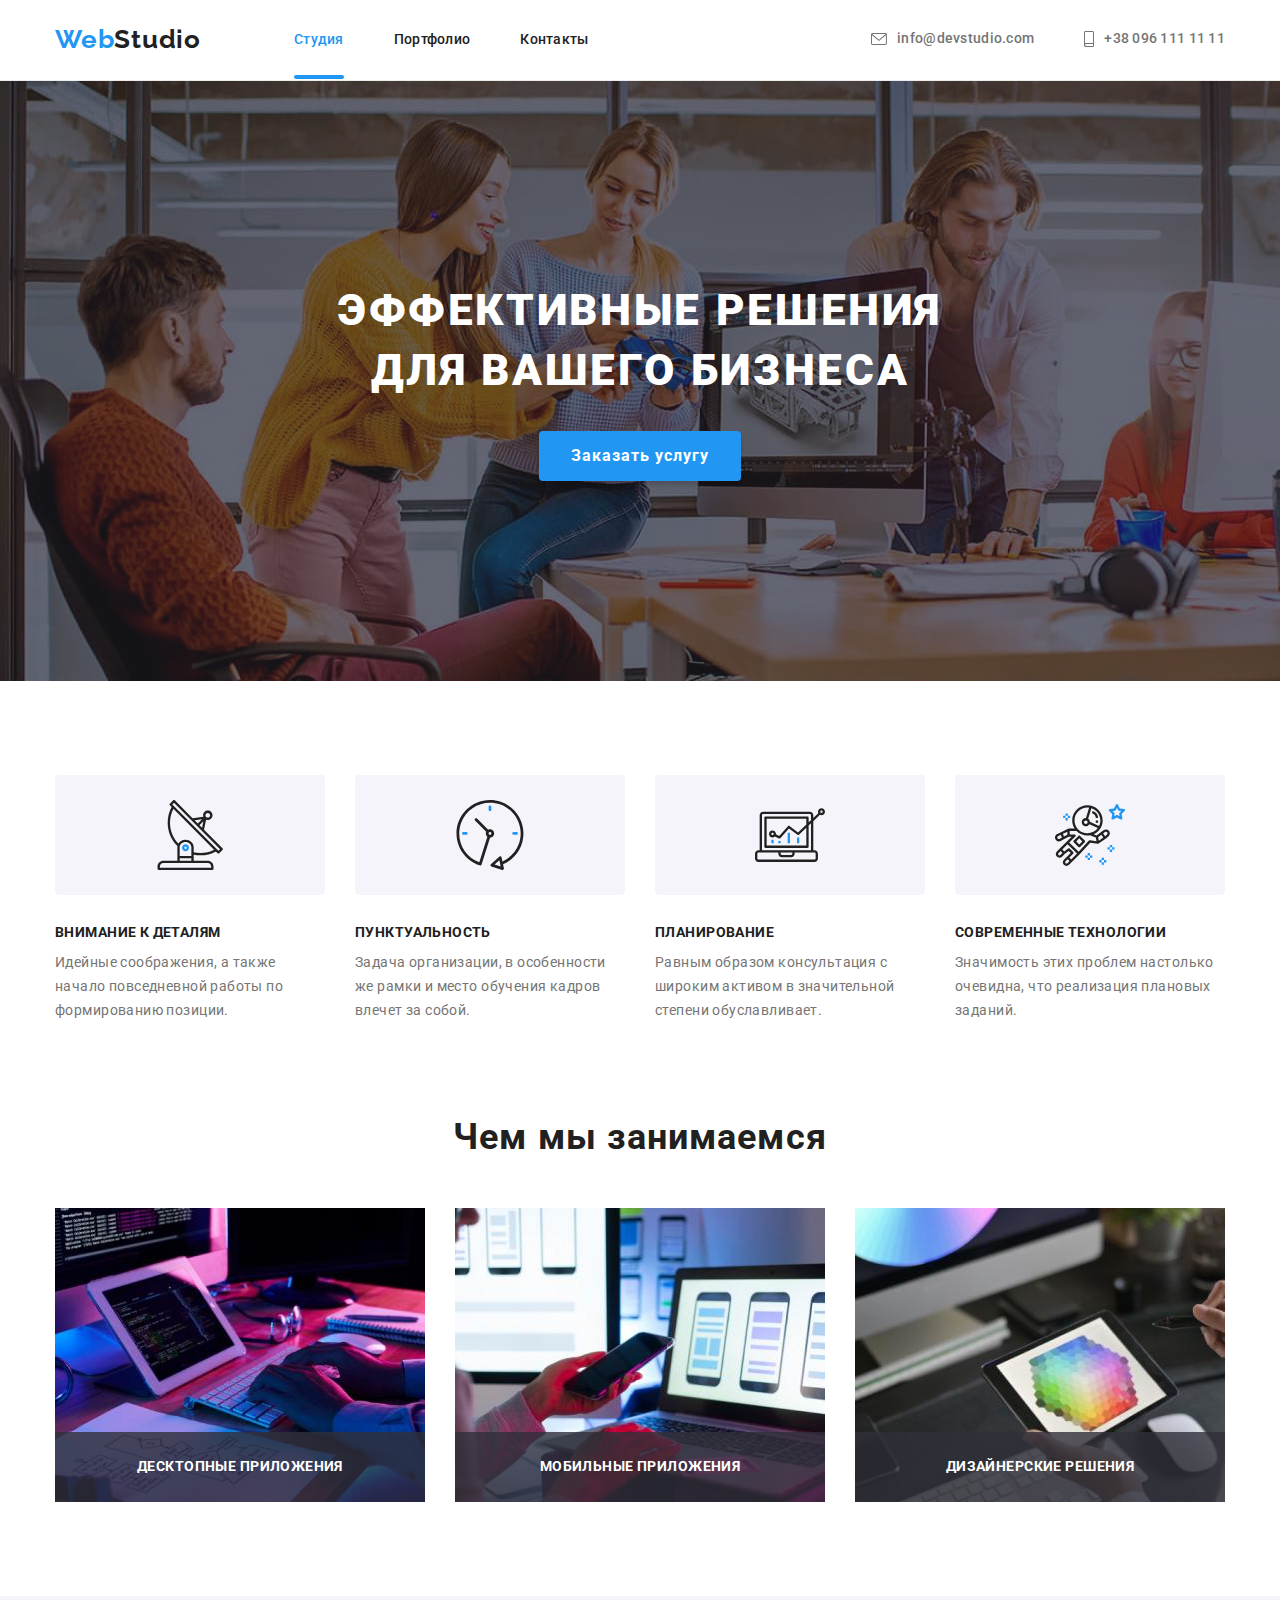
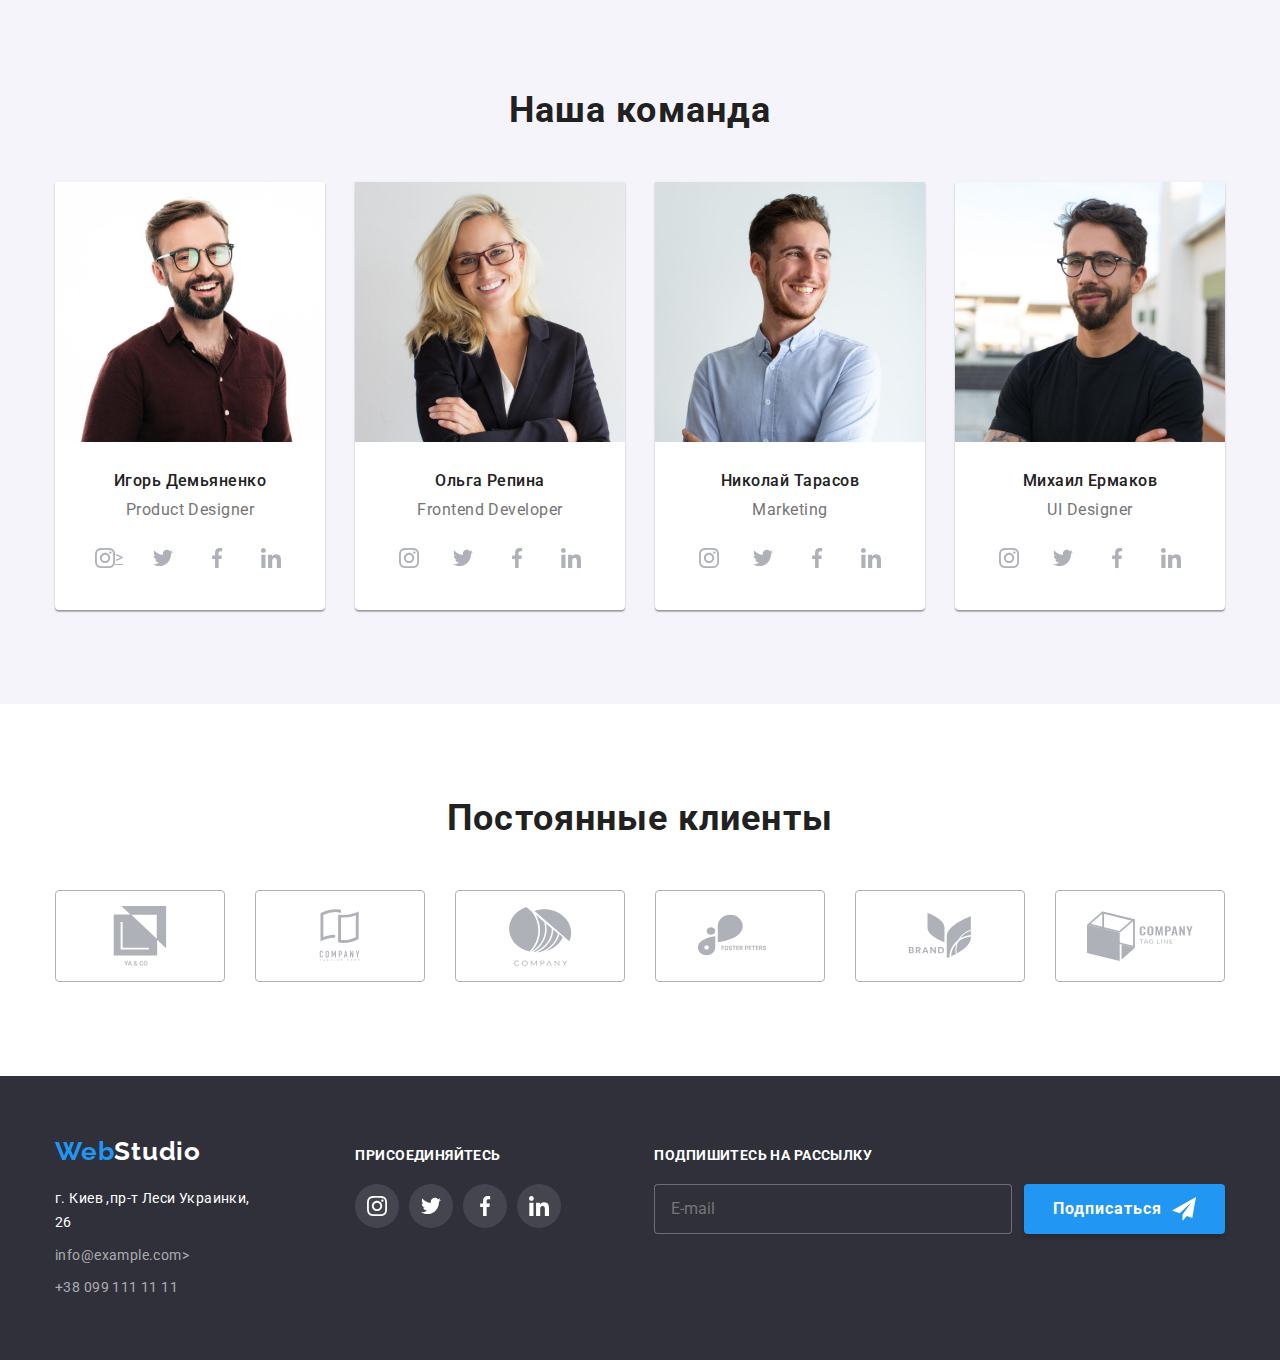
<file: index.html>
<!DOCTYPE html>
<html lang="ru">
  <head>
    <meta charset="UTF-8" />
    <meta http-equiv="X-UA-Compatible" content="IE=edge" />
    <meta name="viewport" content="width=device-width, initial-scale=1.0" />
    <title>WebStudio</title>
    <link rel="preconnect" href="https://fonts.googleapis.com" />
    <link rel="preconnect" href="https://fonts.gstatic.com" crossorigin />
    <link
      href="https://fonts.googleapis.com/css2?family=Raleway:wght@700&family=Roboto:wght@400;500;700;900&display=swap"
      rel="stylesheet"
    />
    <link
      rel="stylesheet"
      href="https://cdnjs.cloudflare.com/ajax/libs/modern-normalize/1.1.0/modern-normalize.css"
      integrity="sha512-Y0MM+V6ymRKN2zStTqzQ227DWhhp4Mzdo6gnlRnuaNCbc+YN/ZH0sBCLTM4M0oSy9c9VKiCvd4Jk44aCLrNS5Q=="
      crossorigin="anonymous"
      referrerpolicy="no-referrer"
    />
    <link rel="stylesheet" href="./css/styles.css" />
  </head>
  <body class="page">
    <!--[Хедер]-->
    <header class="main-header">
      <div class="container container-header">
        <!--Главная навигация-->
        <nav class="main-nav">
          <a href="./index.html" class="logo"
            >Web<span class="logo-web">Studio</span>
          </a>
          <ul class="nav-list list">
            <li class="nav-list-item">
              <a href="./index.html" class="nav-link current">Студия</a>
            </li>
            <li class="nav-list-item">
              <a href="./portfolio.html" class="nav-link">Портфолио</a>
            </li>
            <li class="nav-list-item">
              <a href="" class="nav-link">Контакты</a>
            </li>
          </ul>
        </nav>
        <ul class="contacts heder list contacts-list">
          <li class="contacts-item">
            <a
              href="mailto:info@devstudio.com"
              class="contacts-link contacts-link-icon"
            >
              <svg class="contact-icon" width="16px" height="12px">
                <use href="./images/sprite.svg#icon-envelope-mail"></use>
              </svg>
              info@devstudio.com
            </a>
          </li>
          <li class="contacts-item">
            <a href="tel:+380961111111" class="contacts-link contacts-link-icon"
              ><svg class="contact-icon" width="10px" height="16px">
                <use href="./images/sprite.svg#icon-smartphone"></use>
              </svg>
              +38 096 111 11 11</a
            >
          </li>
        </ul>
      </div>
    </header>
    <main>
      <section class="section hero section-hero">
        <div class="container">
          <h1 class="hero-title">
            Эффективные решения<br />для вашего бизнеса
          </h1>
          <button type="button" class="hero-button hero" data-modal-open>
            Заказать услугу
          </button>
        </div>
      </section>
      <!--Секция основного контента-->
      <section class="section section-features">
        <div class="container">
          <h2 class="section-title visually-hidden">Особенности</h2>
          <ul class="features-list feattures list">
            <li class="features-item">
              <div class="features-container">
                <svg class="features-icon">
                  <use href="./images/sprite.svg#icon-group-sput"></use>
                </svg>
              </div>
              <h3 class="features-title">Внимание к деталям</h3>
              <p class="features-text">
                Идейные соображения, а также начало повседневной работы по
                формированию позиции.
              </p>
            </li>
            <li class="features-item">
              <div class="features-container">
                <svg class="features-icon">
                  <use href="./images/sprite.svg#icon-clock"></use>
                </svg>
              </div>
              <h3 class="features-title">Пунктуальность</h3>
              <p class="features-text">
                Задача организации, в особенности же рамки и место обучения
                кадров влечет за собой.
              </p>
            </li>
            <li class="features-item">
              <div class="features-container">
                <svg class="features-icon">
                  <use href="./images/sprite.svg#icon-diagram-comp"></use>
                </svg>
              </div>
              <h3 class="features-title">Планирование</h3>
              <p class="features-text">
                Равным образом консультация с широким активом в значительной
                степени обуславливает.
              </p>
            </li>
            <li class="features-item">
              <div class="features-container">
                <svg class="features-icon">
                  <use href="./images/sprite.svg#icon-astronaut"></use>
                </svg>
              </div>
              <h3 class="features-title">Современные технологии</h3>
              <p class="features-text">
                Значимость этих проблем настолько очевидна, что реализация
                плановых заданий.
              </p>
            </li>
          </ul>
        </div>
      </section>
      <section class="section section-doing">
        <div class="container">
          <h2 class="section-title">Чем мы занимаемся</h2>
          <ul class="doing-list list">
            <li class="doing-item">
              <img
                src="./images/img-1.jpg"
                alt="Человек работает за компьютером"
                width="370"
                height="294"
              />
              <div class="doing-item-box">
                <p class="doing-pre-title">Десктопные приложения</p>
              </div>
            </li>
            <li class="doing-item">
              <img
                src="./images/img-2.jpg"
                alt="Человек работает с телефоном"
                width="370"
                height="294"
              />
              <div class="doing-item-box">
                <p class="doing-pre-title">Мобильные приложения</p>
              </div>
            </li>
            <li class="doing-item">
              <img
                src="./images/img-3.jpg"
                alt="Человек работпет с планшетом"
                width="370"
                height="294"
              />
              <div class="doing-item-box">
                <p class="doing-pre-title">Дизайнерские решения</p>
              </div>
            </li>
          </ul>
        </div>
      </section>
      <!-- Секция Персонала-->
      <section class="section team section-team">
        <div class="container">
          <h2 class="section-title">Наша команда</h2>
          <ul class="team-list list">
            <li class="team-item">
              <img
                class="team-img"
                src="./images/img-igr.jpg"
                alt="Фото Игоря"
                width="270"
                height="260"
              />
              <div class="description">
                <h3 class="title">Игорь Демьяненко</h3>
                <p class="text">Product Designer</p>
                <ul class="list team-icon-list">
                  <li class="team-item-icon">
                    <a href="" class="team-link-icon"
                      ><svg class="team-icon">
                        <use href="./images/sprite.svg#icon-instagram"></use>
                      </svg>
                      ></a
                    >
                  </li>
                  <li class="team-item-icon">
                    <a href="" class="team-link-icon"
                      ><svg class="team-icon">
                        <use href="./images/sprite.svg#icon-twitter"></use>
                      </svg>
                    </a>
                  </li>
                  <li class="team-item-icon">
                    <a href="" class="team-link-icon"
                      ><svg class="team-icon">
                        <use href="./images/sprite.svg#icon-facebook"></use>
                      </svg>
                    </a>
                  </li>
                  <li class="team-item-icon">
                    <a href="" class="team-link-icon"
                      ><svg class="team-icon">
                        <use href="./images/sprite.svg#icon-linkedin"></use>
                      </svg>
                    </a>
                  </li>
                </ul>
              </div>
            </li>
            <li class="team-item">
              <img
                class="team-img"
                src="./images/img-olg.jpg"
                alt="Фото Ольги"
                width="270"
                height="260"
              />
              <div class="description">
                <h3 class="title">Ольга Репина</h3>
                <p class="text">Frontend Developer</p>
                <ul class="list team-icon-list">
                  <li class="team-item-icon">
                    <a href="" class="team-link-icon"
                      ><svg class="team-icon">
                        <use href="./images/sprite.svg#icon-instagram"></use>
                      </svg>
                    </a>
                  </li>
                  <li class="team-item-icon">
                    <a href="" class="team-link-icon"
                      ><svg class="team-icon">
                        <use href="./images/sprite.svg#icon-twitter"></use>
                      </svg>
                    </a>
                  </li>
                  <li class="team-item-icon">
                    <a href="" class="team-link-icon"
                      ><svg class="team-icon">
                        <use href="./images/sprite.svg#icon-facebook"></use>
                      </svg>
                    </a>
                  </li>
                  <li class="team-item-icon">
                    <a href="" class="team-link-icon"
                      ><svg class="team-icon">
                        <use href="./images/sprite.svg#icon-linkedin"></use>
                      </svg>
                    </a>
                  </li>
                </ul>
              </div>
            </li>
            <li class="team-item">
              <img
                class="team-img"
                src="./images/img-nic.jpg"
                alt="Фото Николая"
                width="270"
                height="260"
              />
              <div class="description">
                <h3 class="title">Николай Тарасов</h3>
                <p class="text">Marketing</p>
                <ul class="list team-icon-list">
                  <li class="team-item-icon">
                    <a href="" class="team-link-icon"
                      ><svg class="team-icon">
                        <use href="./images/sprite.svg#icon-instagram"></use>
                      </svg>
                    </a>
                  </li>
                  <li class="team-item-icon">
                    <a href="" class="team-link-icon"
                      ><svg class="team-icon">
                        <use href="./images/sprite.svg#icon-twitter"></use>
                      </svg>
                    </a>
                  </li>
                  <li class="team-item-icon">
                    <a href="" class="team-link-icon"
                      ><svg class="team-icon">
                        <use href="./images/sprite.svg#icon-facebook"></use>
                      </svg>
                    </a>
                  </li>
                  <li class="team-item-icon">
                    <a href="" class="team-link-icon"
                      ><svg class="team-icon">
                        <use href="./images/sprite.svg#icon-linkedin"></use>
                      </svg>
                    </a>
                  </li>
                </ul>
              </div>
            </li>
            <li class="team-item">
              <img
                class="team-img"
                src="./images/img-mih.jpg"
                alt="Фото Михаила"
                width="270"
                height="260"
              />
              <div class="description">
                <h3 class="title">Михаил Ермаков</h3>
                <p class="text">UI Designer</p>
                <ul class="list team-icon-list">
                  <li class="team-item-icon">
                    <a href="" class="team-link-icon"
                      ><svg class="team-icon">
                        <use href="./images/sprite.svg#icon-instagram"></use>
                      </svg>
                    </a>
                  </li>
                  <li class="team-item-icon">
                    <a href="" class="team-link-icon"
                      ><svg class="team-icon">
                        <use href="./images/sprite.svg#icon-twitter"></use>
                      </svg>
                    </a>
                  </li>
                  <li class="team-item-icon">
                    <a href="" class="team-link-icon"
                      ><svg class="team-icon">
                        <use href="./images/sprite.svg#icon-facebook"></use>
                      </svg>
                    </a>
                  </li>
                  <li class="team-item-icon">
                    <a href="" class="team-link-icon"
                      ><svg class="team-icon">
                        <use href="./images/sprite.svg#icon-linkedin"></use>
                      </svg>
                    </a>
                  </li>
                </ul>
              </div>
            </li>
          </ul>
        </div>
      </section>
      <section class="section section-clients">
        <div class="container">
          <h2 class="section-title">Постоянные клиенты</h2>
          <ul class="clients-list list">
            <li class="clients-item">
              <a href="" class="clients-item-link">
                <svg class="icon" width="106px" height="60px">
                  <use href="./images/sprite.svg#icon-clients-1"></use>
                </svg>
              </a>
            </li>
            <li class="clients-item">
              <a href="" class="clients-item-link">
                <svg width="106px" height="60px">
                  <use href="./images/sprite.svg#icon-clients-2"></use>
                </svg>
              </a>
            </li>
            <li class="clients-item">
              <a href="" class="clients-item-link">
                <svg width="106px" height="60px">
                  <use href="./images/sprite.svg#icon-clients-3"></use>
                </svg>
              </a>
            </li>
            <li class="clients-item">
              <a href="" class="clients-item-link">
                <svg width="106px" height="60px">
                  <use href="./images/sprite.svg#icon-clients-4"></use>
                </svg>
              </a>
            </li>
            <li class="clients-item">
              <a href="" class="clients-item-link">
                <svg width="106px" height="60px">
                  <use href="./images/sprite.svg#icon-clients-5"></use>
                </svg>
              </a>
            </li>
            <li class="clients-item">
              <a href="" class="clients-item-link">
                <svg width="106px" height="60px">
                  <use href="./images/sprite.svg#icon-clients-6"></use>
                </svg>
              </a>
            </li>
          </ul>
        </div>
      </section>
    </main>
    <!--Футер -->
    <footer class="footer">
      <div class="container">
        <div class="footer-container">
          <div class="footer-container-box">
            <a href="./index.html" class="logo logo-footer"
              >Web<span class="logo-web logo-web-footer">Studio</span>
            </a>
            <address>
              <ul class="contacts list">
                <li class="contact-item">
                  <a href="" class="contacts-link"
                    >г. Киев ,пр-т Леси Украинки, 26</a
                  >
                </li>
                <li class="contact-item">
                  <a
                    href="mailto:info@example.com"
                    class="contacts-link active"
                  >
                    info@example.com></a
                  >
                </li>
                <li class="contact-item">
                  <a href="tel:+380991111111" class="contacts-link active"
                    >+38 099 111 11 11</a
                  >
                </li>
              </ul>
            </address>
          </div>
          <div class="footer-container-box">
            <p class="conect">присоединяйтесь</p>
            <ul class="list social-network">
              <li class="social-network-item">
                <a href="" class="sosial-network-link"
                  ><svg width="20px" height="20px" class="social-network-icon">
                    <use href="./images/sprite.svg#icon-instagram"></use>
                  </svg>
                </a>
              </li>
              <li class="social-network-item">
                <a href="" class="sosial-network-link"
                  ><svg width="20px" height="20px" class="social-network-icon">
                    <use href="./images/sprite.svg#icon-twitter"></use>
                  </svg>
                </a>
              </li>
              <li class="social-network-item">
                <a href="" class="sosial-network-link"
                  ><svg width="20px" height="20px" class="social-network-icon">
                    <use href="./images/sprite.svg#icon-facebook"></use>
                  </svg>
                </a>
              </li>
              <li class="social-network-item">
                <a href="" class="sosial-network-link"
                  ><svg width="20px" height="20px" class="social-network-icon">
                    <use href="./images/sprite.svg#icon-linkedin"></use>
                  </svg>
                </a>
              </li>
            </ul>
          </div>
          <div class="container-singer">
            <b class="conect">Подпишитесь на рассылку</b>
            <form class="singer-form">
              <input
                type="email"
                name="mail"
                class="singer-item"
                placeholder="E-mail"
              />
              <button type="submit" class="singer-button">
                Подписаться
                <svg class="singer-icon" width="24px" height="24px">
                  <use href="./images/sprite.svg#icon-icon-send"></use>
                </svg>
              </button>
            </form>
          </div>
        </div>
      </div>
    </footer>
    <div class="backdrop is-hidden" data-modal>
      <div class="hero-modal">
        <button type="button" class="modal-buttton" data-modal-close>
          <svg width="20px" height="20px" class="social-network-icon">
            <use href="./images/sprite.svg#icon-close"></use>
          </svg>
        </button>
        <b class="modal-title">Оставьте свои данные, мы вам перезвоним</b>
        <form class="modal-form" autocomplete="off">
          <div class="modal-box">
            <label class="modal-form-text" for="name">Имя</label>
            <input class="modal-form-item" type="text" name="name" id="name" />
            <div class="modal-form-icon">
              <svg width="18px" height="18px">
                <use href="./images/sprite.svg#icon-person"></use>
              </svg>
            </div>
          </div>
          <div class="modal-box">
            <label class="modal-form-text" for="tel">Телефон</label>
            <input class="modal-form-item" type="tel" name="tel" id="tel" />
            <div class="modal-form-icon">
              <svg width="18px" height="18px">
                <use href="./images/sprite.svg#icon-phone-modal"></use>
              </svg>
            </div>
          </div>
          <div class="modal-box">
            <label class="modal-form-text" for="email">Почта</label>
            <input
              class="modal-form-item"
              type="email"
              name="email"
              id="email"
            />
            <div class="modal-form-icon">
              <svg width="18px" height="18px">
                <use href="./images/sprite.svg#icon-email-modal"></use>
              </svg>
            </div>
          </div>
          <label class="modal-form-text" for="coment"
            >Комментарий
            <textarea
              class="modal-form-coment"
              name="coment"
              id="coment"
              placeholder="Введите текст"
            ></textarea>
          </label>
          <label class="modal-checkbox-text checkbox-box">
            <input
              type="checkbox"
              name="confirm"
              value="confirm"
              class="modal-form-checkbox"
            />
            <span class="checkbox-icon"></span>
            Соглашаюсь с рассылкой и принимаю
            <a href="" class="form-checkbox-link"> Условия договора</a>
          </label>
          <button class="modal-form-btn" type="submit">Отправить</button>
        </form>
      </div>
    </div>
    <script src="./js/modal.js"></script>
  </body>
</html>
</file>
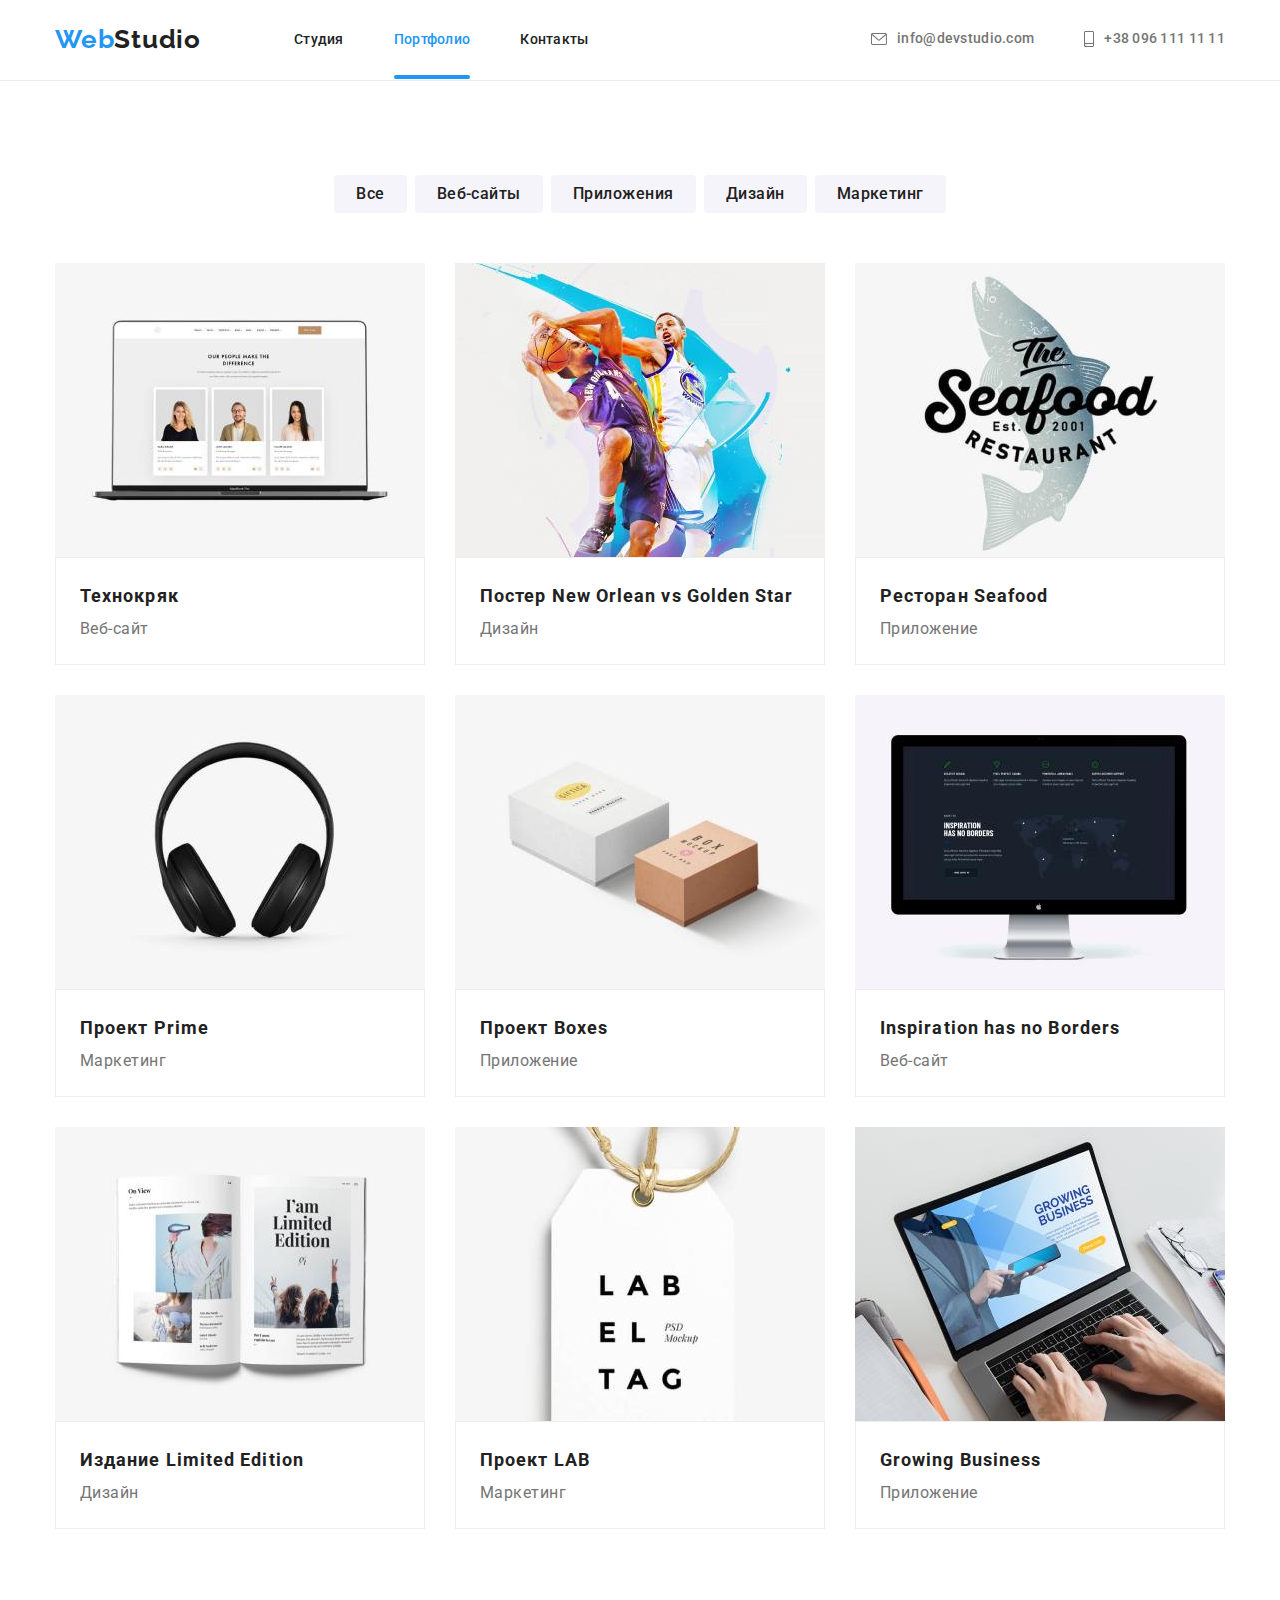
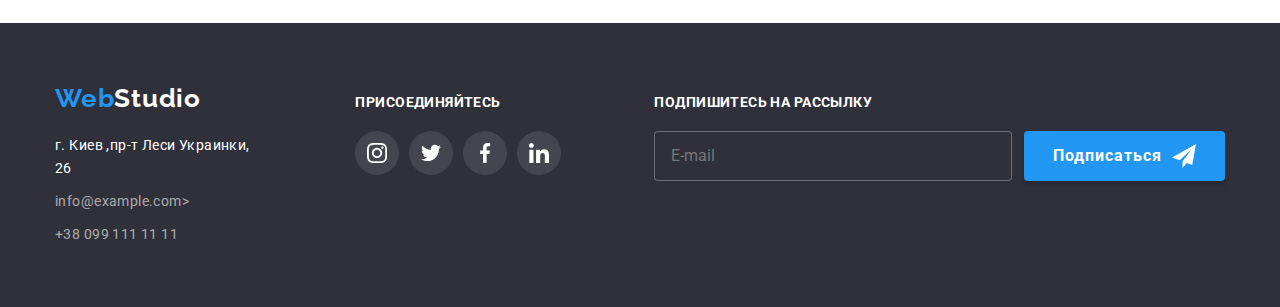
<file: portfolio.html>
<!DOCTYPE html>
<html lang="ru">
  <head>
    <meta charset="UTF-8" />
    <meta http-equiv="X-UA-Compatible" content="IE=edge" />
    <meta name="viewport" content="width=device-width, initial-scale=1.0" />
    <title>WebStudio</title>
    <link rel="preconnect" href="https://fonts.googleapis.com" />
    <link rel="preconnect" href="https://fonts.gstatic.com" crossorigin />
    <link
      href="https://fonts.googleapis.com/css2?family=Raleway:wght@700&family=Roboto:wght@400;500;700;900&display=swap"
      rel="stylesheet"
    />
    <link
      rel="stylesheet"
      href="https://cdnjs.cloudflare.com/ajax/libs/modern-normalize/1.1.0/modern-normalize.css"
      integrity="sha512-Y0MM+V6ymRKN2zStTqzQ227DWhhp4Mzdo6gnlRnuaNCbc+YN/ZH0sBCLTM4M0oSy9c9VKiCvd4Jk44aCLrNS5Q=="
      crossorigin="anonymous"
      referrerpolicy="no-referrer"
    />
    <link rel="stylesheet" href="./css/styles.css" />
  </head>
  <body>
    <!--[Хедер]-->
    <header class="main-header">
      <div class="container container-header">
        <!--Главная навигация-->
        <nav class="main-nav">
          <a href="./index.html" class="logo"
            >Web<span class="logo-web">Studio</span>
          </a>
          <ul class="nav-list list">
            <li class="nav-list-item">
              <a href="./index.html" class="nav-link">Студия</a>
            </li>
            <li class="nav-list-item">
              <a href="./portfolio.html" class="nav-link current">Портфолио</a>
            </li>
            <li class="nav-list-item">
              <a href="" class="nav-link">Контакты</a>
            </li>
          </ul>
        </nav>
        <ul class="contacts heder list contacts-list">
          <li class="contacts-item">
            <a
              href="mailto:info@devstudio.com"
              class="contacts-link contacts-link-icon"
            >
              <svg class="contact-icon" width="16px" height="12px">
                <use href="./images/sprite.svg#icon-envelope-mail"></use>
              </svg>
              info@devstudio.com
            </a>
          </li>
          <li class="contacts-item">
            <a href="tel:+380961111111" class="contacts-link contacts-link-icon"
              ><svg class="contact-icon" width="10px" height="16px">
                <use href="./images/sprite.svg#icon-smartphone"></use>
              </svg>
              +38 096 111 11 11</a
            >
          </li>
        </ul>
      </div>
    </header>
    <!--Основной контент страницы Портфолио-->
    <main>
      <section class="section portfolio section-portfolio">
        <div class="container">
          <h1 class="section-title visually-hidden">Страница Портфолио</h1>
          <ul class="nav-portfolio list">
            <li class="nav-portfolio-item">
              <button type="button" class="buttons">Все</button>
            </li>
            <li class="nav-portfolio-item">
              <button type="button" class="buttons">Веб-сайты</button>
            </li>
            <li class="nav-portfolio-item">
              <button type="button" class="buttons">Приложения</button>
            </li>
            <li class="nav-portfolio-item">
              <button type="button" class="buttons">Дизайн</button>
            </li>
            <li class="nav-portfolio-item">
              <button type="button" class="buttons">Маркетинг</button>
            </li>
          </ul>
          <ul class="portfolio-list list">
            <li class="portfolio-item"><div class="portfolio-item-box">
              <a href="" class="portfolio-item-link">
                <div class="portfolio-pre-box"><img
                  src="./images/img-tehno.jpg"
                  alt="Веб-сайт технокряк"
                  width="370"
                  height="294"
                />
              <p class="portfolio-box-text">Технокряк это современная площадка распространения коронавируса. Компании используют эту платформу для цифрового шпионажа и атак на защищённые сервера конкурентов.</p>
              </div>
                <div class="descript-portfolio">
                  <h2 class="title">Технокряк</h2>
                  <p class="text">Веб-сайт</p>
                </div></div>
              </a>
            </li>
            <li class="portfolio-item"><div class="portfolio-item-box">
              <a href="" class="portfolio-item-link">
                <div class="portfolio-pre-box"><img
                  src="./images/img-poster.jpg"
                  alt="Постер баскетбольного матча"
                  width="370"
                  height="294"
                /><p class="portfolio-box-text">Технокряк это современная площадка распространения коронавируса. Компании используют эту платформу для цифрового шпионажа и атак на защищённые сервера конкурентов.</p>
              </div>
                <div class="descript-portfolio">
                  <h2 class="title">Постер New Orlean vs Golden Star</h2>
                  <p class="text">Дизайн</p>
                </div></div>
              </a>
            </li>
            <li class="portfolio-item"><div class="portfolio-item-box">
              <a href="" class="portfolio-item-link">
                <div class="portfolio-pre-box"><img
                  src="./images/img-seafood.jpg"
                  alt="Лого ресторана"
                  width="370"
                  height="294"
                /><p class="portfolio-box-text">Технокряк это современная площадка распространения коронавируса. Компании используют эту платформу для цифрового шпионажа и атак на защищённые сервера конкурентов.</p>
              </div>
                <div class="descript-portfolio">
                  <h2 class="title">Ресторан Seafood</h2>
                  <p class="text">Приложение</p>
                </div></div>
              </a>
            </li>
            <li class="portfolio-item"><div class="portfolio-item-box">
              <a href="" class="portfolio-item-link">
                <div class="portfolio-pre-box"><img
                  src="./images/img-prime.jpg"
                  alt="Наушники"
                  width="370"
                  height="294"
                /><p class="portfolio-box-text">Технокряк это современная площадка распространения коронавируса. Компании используют эту платформу для цифрового шпионажа и атак на защищённые сервера конкурентов.</p>
              </div>
                <div class="descript-portfolio">
                  <h2 class="title">Проект Prime</h2>
                  <p class="text">Маркетинг</p>
                </div></div>
              </a>
            </li>
            <li class="portfolio-item"><div class="portfolio-item-box">
              <a href="" class="portfolio-item-link">
                <div class="portfolio-pre-box"><img
                  src="./images/img-boxes.jpg"
                  alt="Коробки"
                  width="370"
                  height="294"
                /><p class="portfolio-box-text">Технокряк это современная площадка распространения коронавируса. Компании используют эту платформу для цифрового шпионажа и атак на защищённые сервера конкурентов.</p>
              </div>
                <div class="descript-portfolio">
                  <h2 class="title">Проект Boxes</h2>
                  <p class="text">Приложение</p>
                </div></div>
              </a>
            </li>
            <li class="portfolio-item"><div class="portfolio-item-box">
              <a href="" class="portfolio-item-link">
                <div class="portfolio-pre-box"><img
                  src="./images/img-inspire.jpg"
                  alt="Веб-сайт Inspiration has no Borders"
                  width="370"
                  height="294"
                /><p class="portfolio-box-text">Технокряк это современная площадка распространения коронавируса. Компании используют эту платформу для цифрового шпионажа и атак на защищённые сервера конкурентов.</p>
              </div>
                <div class="descript-portfolio">
                  <h2 class="title">Inspiration has no Borders</h2>
                  <p class="text">Веб-сайт</p>
                </div></div>
              </a>
            </li>
            <li class="portfolio-item"><div class="portfolio-item-box">
              <a href="" class="portfolio-item-link">
                <div class="portfolio-pre-box"><img
                  src="./images/img-limited.jpg"
                  alt="Лимитированое издание"
                  width="370"
                  height="294"
                /><p class="portfolio-box-text">Технокряк это современная площадка распространения коронавируса. Компании используют эту платформу для цифрового шпионажа и атак на защищённые сервера конкурентов.</p>
              </div>
                <div class="descript-portfolio">
                  <h2 class="title">Издание Limited Edition</h2>
                  <p class="text">Дизайн</p>
                </div></div>
              </a>
            </li>
            <li class="portfolio-item"><div class="portfolio-item-box">
              <a href="" class="portfolio-item-link">
                <div class="portfolio-pre-box"><img
                  src="./images/img-lab.jpg"
                  alt="лого проекта LAB"
                  width="370"
                  height="294"
                /><p class="portfolio-box-text">Технокряк это современная площадка распространения коронавируса. Компании используют эту платформу для цифрового шпионажа и атак на защищённые сервера конкурентов.</p>
              </div>
                <div class="descript-portfolio">
                  <h2 class="title">Проект LAB</h2>
                  <p class="text">Маркетинг</p>
                </div></div>
              </a>
            </li>
            <li class="portfolio-item"><div class="portfolio-item-box">
              <a href="" class="portfolio-item-link">
                <div class="portfolio-pre-box"><img
                  src="./images/img-business.jpg"
                  alt="Приложение Growing Business"
                  width="370"
                  height="294"
                /><p class="portfolio-box-text">Технокряк это современная площадка распространения коронавируса. Компании используют эту платформу для цифрового шпионажа и атак на защищённые сервера конкурентов.</p>
              </div>
                <div class="descript-portfolio">
                  <h2 class="title">Growing Business</h2>
                  <p class="text">Приложение</p>
                </div></div>
              </a>
            </li>
          </ul>
        </div>
      </section>
    </main>
    <!--Футер -->
    <footer class="footer">
      <div class="container">
        <div class="footer-container">
          <div class="footer-container-box">
            <a href="./index.html" class="logo logo-footer"
              >Web<span class="logo-web logo-web-footer">Studio</span>
            </a>
            <address>
              <ul class="contacts list">
                <li class="contact-item">
                  <a href="" class="contacts-link"
                    >г. Киев ,пр-т Леси Украинки, 26</a
                  >
                </li>
                <li class="contact-item">
                  <a
                    href="mailto:info@example.com"
                    class="contacts-link active"
                  >
                    info@example.com></a
                  >
                </li>
                <li class="contact-item">
                  <a href="tel:+380991111111" class="contacts-link active"
                    >+38 099 111 11 11</a
                  >
                </li>
              </ul>
            </address>
          </div>
          <div class="footer-container-box">
            <p class="conect">присоединяйтесь</p>
            <ul class="list social-network">
              <li class="social-network-item">
                <a href="" class="sosial-network-link"
                  ><svg width="20px" height="20px" class="social-network-icon">
                    <use href="./images/sprite.svg#icon-instagram"></use></svg>
                </a>
              </li>
              <li class="social-network-item">
                <a href="" class="sosial-network-link"
                  ><svg width="20px" height="20px" class="social-network-icon">
                    <use href="./images/sprite.svg#icon-twitter"></use></svg>
                </a>
              </li>
              <li class="social-network-item">
                <a href="" class="sosial-network-link"
                  ><svg width="20px" height="20px" class="social-network-icon">
                    <use href="./images/sprite.svg#icon-facebook"></use></svg>
                </a>
              </li>
              <li class="social-network-item">
                <a href="" class="sosial-network-link"
                  ><svg width="20px" height="20px" class="social-network-icon">
                    <use href="./images/sprite.svg#icon-linkedin"></use></svg>
                </a>
              </li>
            </ul>
          </div>
          <div class="container-singer">
            <b class="conect">Подпишитесь на рассылку</b>
            <form class="singer-form">
              <label for="mail"></label>
              <input type="emeil" name="mail" class="singer-item" placeholder="E-mail"></input>
              <button type="submit" class="singer-button">Подписаться <svg class="singer-icon" width="24px" height="24px" class="social-network-icon">
                <use href="./images/sprite.svg#icon-icon-send"></use></svg>
                </button>
            </form>
          </div>
        </div>
      </div>
    </footer>
  </body>
</html>
</file>
<file: css/styles.css>
:root {
  --primary-text-color: #757575;
  --title-text-color: #212121;
  --accent-color: #2196f3;
  --primary-white-color: #ffffff;
  --buttons-bgc-color: #f5f4fa;
  --cubic: cubic-bezier(0.4, 0, 0.2, 1);
}
body {
  color: var(--primary-text-color);
  background-color: var(--primary-white-color);
  font-family: roboto, sans-serif;
}
p,
h1,
h2,
h3,
h4,
h5,
h6 {
  margin: 0;
  padding: 0;
}
ul {
  margin: 0;
  padding: 0;
}
img {
  display: block;
  max-width: 100%;
}
textarea {
  resize: none;
}
.container {
  width: 1200px;
  padding-left: 15px;
  padding-right: 15px;
  margin-left: auto;
  margin-right: auto;
}
.visually-hidden {
  position: absolute;
  width: 1px;
  height: 1px;
  margin: -1px;
  border: 0;
  padding: 0;

  white-space: nowrap;
  clip-path: inset(100%);
  clip: rect(0 0 0 0);
  overflow: hidden;
}
.list {
  list-style: none;
}
/* Стили заголовков секции */
.section .section-title {
  color: var(--title-text-color);
  font-family: Roboto, sans-serif;
  font-weight: 700;
  font-size: 36px;
  line-height: 1.16;
  text-align: center;
  letter-spacing: 0.03em;
  margin-bottom: 50px;
}
/* Стиль лого */
.logo {
  color: var(--accent-color);
  font-family: Raleway, sans-serif;
  font-weight: 700;
  font-size: 26px;
  line-height: 1.19;
  letter-spacing: 0.03em;
  text-decoration: none;
}
.logo-web {
  color: var(--title-text-color);
}
.logo-web-footer {
  color: var(--primary-white-color);
}

/* Стиль хедер */
.main-header {
  padding-top: 24px;
  padding-bottom: 25px;
}
.main-nav .nav-link {
  position: relative;
  color: var(--title-text-color);
  font-family: Roboto, sans-serif;
  font-weight: 500;
  font-size: 14px;
  line-height: 1.14;
  letter-spacing: 0.02em;
  text-decoration: none;
  transition: color 250ms var(--cubic);
}
.nav-link.current::after {
  content: "";
  position: absolute;
  bottom: -32px;
  left: 0px;
  width: 100%;
  height: 4px;
  background-color: var(--accent-color);
  border-radius: 2px;
}
.main-header {
  border-bottom: 1px solid #ececec;
}
.main-nav {
  display: flex;
  align-items: center;
}
.container-header {
  display: flex;
}
.nav-list {
  display: flex;
  margin-left: 93px;
}
.nav-list .nav-list-item:not(:last-child) {
  margin-right: 50px;
}
.nav-link:hover,
.nav-link:focus {
  color: var(--accent-color);
}
.main-nav .nav-link.current {
  color: var(--accent-color);
}
.contacts.heder {
  display: flex;
  align-items: center;
  margin-left: auto;
}
.contacts-item {
  display: flex;
  fill: var(--primary-text-color);
  align-items: center;
}
.contact-icon {
  margin-right: 10px;
}
.contacts-item:not(:last-child) {
  margin-right: 50px;
}
.contacts .contacts-link {
  display: flex;
  color: var(--primary-text-color);
  font-family: Roboto, sans-serif;
  font-weight: 500;
  font-size: 14px;
  line-height: 1.14;
  letter-spacing: 0.02em;
  text-decoration: none;
  align-items: center;
  transition: color 250ms var(--cubic), fill 250ms var(--cubic);
}
.contacts-link:hover,
.contacts-link:focus {
  color: var(--accent-color);
  fill: var(--accent-color);
}
/* Стиль героя*/
.section-hero {
  max-width: 1600px;
  height: 600px;
  margin-left: auto;
  margin-right: auto;
  background-color: #2f303a;
  background-image: linear-gradient(
      to right,
      rgba(47, 48, 58, 0.4),
      rgba(47, 48, 58, 0.4)
    ),
    url(../images/bg-img.jpg);
}
.section-hero {
  padding-top: 200px;
  padding-bottom: 200px;
}
.hero {
  text-align: center;
}
.hero-button {
  color: var(--primary-white-color);
  background-color: var(--accent-color);
  font-family: inherit;
  font-weight: 700;
  font-size: 16px;
  line-height: 1.87;
  letter-spacing: 0.06em;
  cursor: pointer;
  border: 1px;
  border-radius: 4px;
  padding: 10px 32px;
  box-shadow: 0px 4px 4px rgba(0, 0, 0, 0.15);
  transition: background-color 250ms var(--cubic);
}
.hero-button:hover,
.hero-button:focus {
  background-color: #188ce8;
  color: var(--primary-white-color);
}
.hero-title {
  color: var(--primary-white-color);
  font-family: Roboto, sans-serif;
  font-weight: 900;
  font-size: 44px;
  line-height: 1.36;
  text-align: center;
  letter-spacing: 0.06em;
  text-transform: uppercase;
  margin-bottom: 30px;
}
/* Стиль сtкуции Особености */
.section-features {
  padding-top: 94px;
  padding-bottom: 94px;
}
.features-list {
  display: flex;
}

.features-item {
  width: 270px;
}
/* /// */
.features-item:not(:last-child) {
  margin-right: 30px;
}
.features-title {
  color: var(--title-text-color);
  font-family: Roboto, sans-serif;
  font-weight: 700;
  font-size: 14px;
  line-height: 1.14;
  letter-spacing: 0.03em;
  text-transform: uppercase;
  margin-bottom: 10px;
  margin-top: 30px;
}
.features-container {
  display: flex;
  width: 270px;
  height: 120px;
  border: #f5f4fa;
  background-color: #f5f4fa;
  border-radius: 4px;
  align-items: center;
  justify-content: center;
}
.features-icon {
  width: 70px;
  height: 70px;
}
.features-text {
  font-size: 14px;
  line-height: 1.71;
  letter-spacing: 0.03em;
}
/* Стиль секции Чем мы занимаемся */
.section-doing {
  padding-bottom: 94px;
}
.doing-list {
  display: flex;
}
.doing-item {
  position: relative;
}
.doing-item-box {
  position: absolute;
  display: flex;
  justify-content: center;
  align-items: center;
  background-color: rgba(47, 48, 58, 0.8);
  width: 370px;
  height: 70px;
  bottom: 0;
  left: 0;
}
.doing-pre-title {
  font-family: Roboto, sans-serif;
  font-weight: 700;
  font-size: 14px;
  line-height: 1.14;
  letter-spacing: 0.03em;
  text-transform: uppercase;
  color: var(--primary-white-color);
}
.doing-item:not(:last-child) {
  margin-right: 30px;
}
/* Стиль секции Наша команда */
.section-team {
  background-color: #f5f4fa;
  padding-top: 94px;
  padding-bottom: 94px;
}
.team-list {
  display: flex;
  margin-left: -30px;
  margin-bottom: -30px;
}
.team-item {
  flex-basis: calc(100% / 4 - 30px);
  margin-left: 30px;
  margin-bottom: 30px;
  border-radius: 0px 0px 4px 4px;
  border: 1px;
  background-color: var(--primary-white-color);
  text-align: center;
  width: 270px;
  box-shadow: 0px 1px 3px rgba(0, 0, 0, 0.12), 0px 1px 1px rgba(0, 0, 0, 0.14),
    0px 2px 1px rgba(0, 0, 0, 0.2);
}
.team-icon-list {
  display: flex;
  justify-content: center;
}
.team-link-icon {
  display: flex;
  background-color: var(--primary-white-color);
  width: 44px;
  height: 44px;
  border-radius: 50%;
  color: #afb1b8;
  justify-content: center;
  align-items: center;
  transition: background-color 250ms var(--cubic), color 250ms var(--cubic);
}
.team-item-icon:not(:last-child) {
  margin-right: 10px;
}
.team-link-icon:hover,
.team-link-icon:focus {
  background-color: var(--accent-color);
  color: var(--primary-white-color);
}
.team-icon {
  width: 20px;
  height: 20px;
  fill: currentColor;
}
.description {
  padding-top: 30px;
  padding-bottom: 30px;
}
.team .title {
  color: var(--title-text-color);
  font-family: Roboto, sans-serif;
  font-weight: 500;
  font-size: 16px;
  line-height: 1.18;
  letter-spacing: 0.03em;
  margin-bottom: 10px;
}
.team .text {
  font-size: 16px;
  line-height: 1.18;
  letter-spacing: 0.03em;
  margin-bottom: 16px;
}
/* Стили секции клиентов */
.section-clients {
  padding-top: 94px;
  padding-bottom: 94px;
}
.clients-list {
  display: flex;
  justify-content: center;
}
.clients-item {
  width: 170px;
  height: 92px;
}
.clients-item-link {
  display: flex;
  justify-content: center;
  align-items: center;
  fill: rgba(175, 177, 184, 1);
  border: solid rgba(175, 177, 184, 1) 1px;
  border-radius: 4px;
  width: inherit;
  height: inherit;
  transition: fill 250ms var(--cubic), border-color 250ms var(--cubic);
}
.clients-item:not(:last-child) {
  margin-right: 30px;
}
.clients-item-link:hover,
.clients-item-link:focus {
  fill: rgba(33, 150, 243, 1);
  border-color: rgba(33, 150, 243, 1);
  cursor: pointer;
}

/* Стили кнопок портфолио */
.nav-portfolio {
  display: flex;
}
.nav-portfolio .buttons {
  color: var(--title-text-color);
  background-color: var(--buttons-bgc-color);
  font-family: inherit;
  font-weight: 500;
  font-size: 16px;
  line-height: 1.62;
  letter-spacing: 0.03em;
  cursor: pointer;
  border: 1px;
  border-radius: 4px;
  padding: 6px 22px;
  transition: color 250ms var(--cubic), background-color 250ms var(--cubic),
    box-shadow 250ms var(--cubic);
}
.nav-portfolio {
  justify-content: center;
}
.nav-portfolio-item:not(:last-child) {
  margin-right: 8px;
}
.nav-portfolio {
  margin-bottom: 50px;
}
.nav-portfolio .buttons:hover,
.nav-portfolio .buttons:focus {
  color: var(--primary-white-color);
  background-color: var(--accent-color);
  box-shadow: 0px 3px 1px rgba(0, 0, 0, 0.1), 0px 1px 2px rgba(0, 0, 0, 0.08),
    0px 2px 2px rgba(0, 0, 0, 0.12);
}
/* Стили Портфолио */
.portfolio-list {
  display: flex;
  flex-wrap: wrap;
  margin-left: -30px;
  margin-bottom: -30px;
}
.portfolio-item:hover,
.portfolio-item:focus {
  box-shadow: 0px 1px 1px rgba(0, 0, 0, 0.12), 0px 4px 4px rgba(0, 0, 0, 0.06),
    1px 4px 6px rgba(0, 0, 0, 0.16);
}
.portfolio-item {
  flex-basis: calc(100% / 3 - 30px);
  margin-left: 30px;
  margin-bottom: 30px;
  transition: box-shadow 250ms var(--cubic);
}
.portfolio-item-box {
  position: relative;
}
.portfolio-pre-box {
  position: relative;
  width: 100%;
  height: 100%;
  overflow: hidden;
}
.portfolio-box-text {
  position: absolute;
  font-family: Roboto, sans-serif;
  font-size: 18px;
  line-height: 1.55;
  letter-spacing: 0.03em;
  color: var(--primary-white-color);
  background-color: rgba(33, 150, 243, 0.9);
  width: 100%;
  height: 100%;
  top: 0px;
  left: 0px;
  padding-left: 24px;
  padding-right: 24px;
  padding-top: 63px;
  padding-bottom: 63px;
  transform: translateY(100%);
  transition: transform 250ms var(--cubic);
}
.portfolio-item-box:hover .portfolio-box-text,
.portfolio-item-box:focus .portfolio-box-text {
  transform: translateY(0%);
}
.portfolio-item-link {
  text-decoration: none;
  color: inherit;
}
.descript-portfolio {
  border: 1px solid #eeeeee;
  padding-top: 20px;
  padding-bottom: 20px;
  padding-left: 24px;
  background-color: var(--primary-white-color);
}
.portfolio .title {
  color: var(--title-text-color);
  font-family: Roboto, sans-serif;
  font-weight: 700;
  font-size: 18px;
  line-height: 2;
  letter-spacing: 0.06em;
}
.portfolio .text {
  font-size: 16px;
  line-height: 1.87;
  letter-spacing: 0.03em;
}
.section.portfolio {
  padding-top: 94px;
  padding-bottom: 94px;
}
/* Стили футер  */
.footer {
  background-color: #2f303a;
  padding-bottom: 60px;
  padding-top: 60px;
}
.footer-container {
  display: flex;
  justify-content: flex-start;
  align-items: baseline;
}
.footer-container-box:not(:last-child) {
  margin-right: 93px;
}
.social-network {
  display: flex;
  justify-content: flex-start;
  align-items: center;
}
.sosial-network-link {
  display: flex;
  fill: var(--primary-white-color);
  background-color: rgba(255, 255, 255, 0.1);
  width: 44px;
  height: 44px;
  justify-content: center;
  border-radius: 50%;
  align-items: center;
  transition: background-color 250ms var(--cubic);
}
.social-network-item:not(:last-child) {
  margin-right: 10px;
}

.sosial-network-link:hover,
.sosial-network-link:focus {
  background-color: var(--accent-color);
}
.conect {
  display: flex;
  font-weight: 700;
  font-size: 14px;
  line-height: 1.14;
  letter-spacing: 0.03em;
  text-transform: uppercase;
  color: var(--primary-white-color);
  margin-bottom: 20px;
}
.contact-item:not(:last-child) {
  margin-bottom: 9px;
}
.logo-footer {
  display: inline-block;
  margin-bottom: 20px;
}
.footer .contacts-link {
  color: var(--primary-white-color);
  font-family: Roboto, sans-serif;
  font-weight: 400;
  font-style: normal;
  font-size: 14px;
  line-height: 1.71;
  letter-spacing: 0.03em;
  transition: color 250ms var(--cubic);
}
.contacts-link.active {
  color: rgba(255, 255, 255, 0.6);
}

.footer .contacts-link:hover,
.footer .contacts-link:focus {
  color: var(--accent-color);
}

.singer-form {
  display: flex;
}
.singer-item {
  width: 358px;
  background-color: #2f303a;
  border: 1px solid rgba(255, 255, 255, 0.3);
  border-radius: 4px;
  margin-right: 12px;
  padding-left: 16px;
  padding-top: 15px;
  padding-bottom: 15px;
}
.singer-button {
  color: var(--primary-white-color);
  background-color: var(--accent-color);
  font-family: inherit;
  font-weight: 700;
  font-size: 16px;
  line-height: 1.87;
  letter-spacing: 0.06em;
  cursor: pointer;
  border-radius: 4px;
  display: flex;
  align-items: center;
  justify-content: center;
  border: 1px;
  padding-left: 29px;
  padding-right: 29px;
  padding-top: 10px;
  padding-bottom: 10px;
  box-shadow: 0px 4px 4px rgba(0, 0, 0, 0.15);
  transition: background-color 250ms var(--cubic);
}
.singer-icon {
  margin-left: 10px;
}
.singer-button:hover,
.singer-button:focus {
  background-color: #188ce8;
}
/* Стили модалки */
.backdrop {
  position: fixed;
  top: 0px;
  left: 0px;
  width: 100vw;
  height: 100vh;
  background-color: rgba(0, 0, 0, 0.2);
  opacity: 1;
  transition: opacity 250ms var(--cubic), visibility 250ms var(--cubic);
}
.hero-modal {
  position: absolute;
  width: 528px;
  min-height: 581px;
  background-color: var(--primary-white-color);
  box-shadow: 0px 1px 3px rgba(0, 0, 0, 0.12), 0px 1px 1px rgba(0, 0, 0, 0.14),
    0px 2px 1px rgba(0, 0, 0, 0.2);
  border-radius: 4px;
  top: 50%;
  left: 50%;
  transform: translate(-50%, -50%);
  padding: 40px;
}
.modal-buttton {
  position: absolute;
  top: 0px;
  right: 0px;
  width: 30px;
  height: 30px;
  border-radius: 50%;
  border: 1px solid rgba(0, 0, 0, 0.1);
  margin-right: 8px;
  margin-top: 8px;
  cursor: pointer;
  display: flex;
  align-items: center;
  justify-content: center;
  background-color: var(--primary-white-color);
  transition: fill 250ms var(--cubic);
}
.modal-buttton:hover,
.modal-buttton:focus {
  fill: var(--accent-color);
}
.is-hidden {
  opacity: 0;
  visibility: hidden;
  pointer-events: none;
}
.modal-title {
  display: block;
  font-family: Roboto, sans-serif;
  font-weight: 700;
  font-size: 20px;
  line-height: 1.15;
  text-align: center;
  letter-spacing: 0.03em;
  color: var(--title-text-color);
  margin-bottom: 12px;
}
.modal-box {
  position: relative;
}
.modal-form-item {
  display: block;
  width: 100%;
  padding-top: 10px;
  padding-bottom: 10px;
  padding-left: 42px;
  margin-bottom: 10px;
  border: 1px solid rgba(33, 33, 33, 0.2);
  border-radius: 4px;
  outline: none;
  transition: border-color 250ms var(--cubic);
}
.modal-form-icon {
  position: absolute;
  top: 50%;
  left: 15px;
  fill: var(--title-text-color);
  transition: fill 250ms var(--cubic);
}
.modal-form-item:focus ~ .modal-form-icon {
  fill: var(--accent-color);
}
.modal-form-item:focus {
  border-color: var(--accent-color);
}
.modal-form-coment {
  width: 100%;
  height: 120px;
  margin-bottom: 20px;
  padding-left: 16px;
  padding-right: 16px;
  padding-top: 12px;
  padding-bottom: 12px;
  border: 1px solid rgba(33, 33, 33, 0.2);
  border-radius: 4px;
  outline: none;
  transition: border-color 250ms var(--cubic);
}
.modal-form-coment:focus {
  border-color: var(--accent-color);
}
.modal-form-btn {
  display: block;
  color: var(--primary-white-color);
  background-color: var(--accent-color);
  font-family: inherit;
  font-weight: 700;
  font-size: 16px;
  line-height: 1.87;
  letter-spacing: 0.06em;
  cursor: pointer;
  border-radius: 4px;
  border: 1px;
  padding-left: 55px;
  padding-right: 55px;
  padding-top: 10px;
  padding-bottom: 10px;
  box-shadow: 0px 4px 4px rgba(0, 0, 0, 0.15);
  transition: background-color 250ms var(--cubic);
  margin: auto;
}
.modal-form-btn:focus,
.modal-form-btn:hover {
  background: #188ce8;
  box-shadow: 0px 4px 4px rgba(0, 0, 0, 0.15);
}
.modal-form-checkbox {
  position: absolute;
  margin-bottom: 30px;
  appearance: none;
}
.checkbox-icon {
  display: inline-block;
  width: 15px;
  height: 15px;
  border: 2px solid var(--title-text-color);
  border-radius: 4px;
  margin-right: 7px;
}
.modal-form-checkbox:checked + .checkbox-icon {
  border-color: var(--accent-color);
  background-color: var(--accent-color);
  background-image: url(../images/icon-checkbox.svg);
  background-size: contain;
  background-origin: border-box;
}
.modal-form-text {
  font-size: 12px;
  line-height: 1.16;
  letter-spacing: 0.01em;
}
.modal-checkbox-text {
  font-size: 14px;
  line-height: 1.71;
  letter-spacing: 0.03em;
}
.checkbox-box {
  display: flex;
  align-items: center;
  justify-content:center;
  margin-bottom: 30px;
}
.form-checkbox-link {
  color: var(--accent-color);
  margin-left: 4px;
}
</file>
